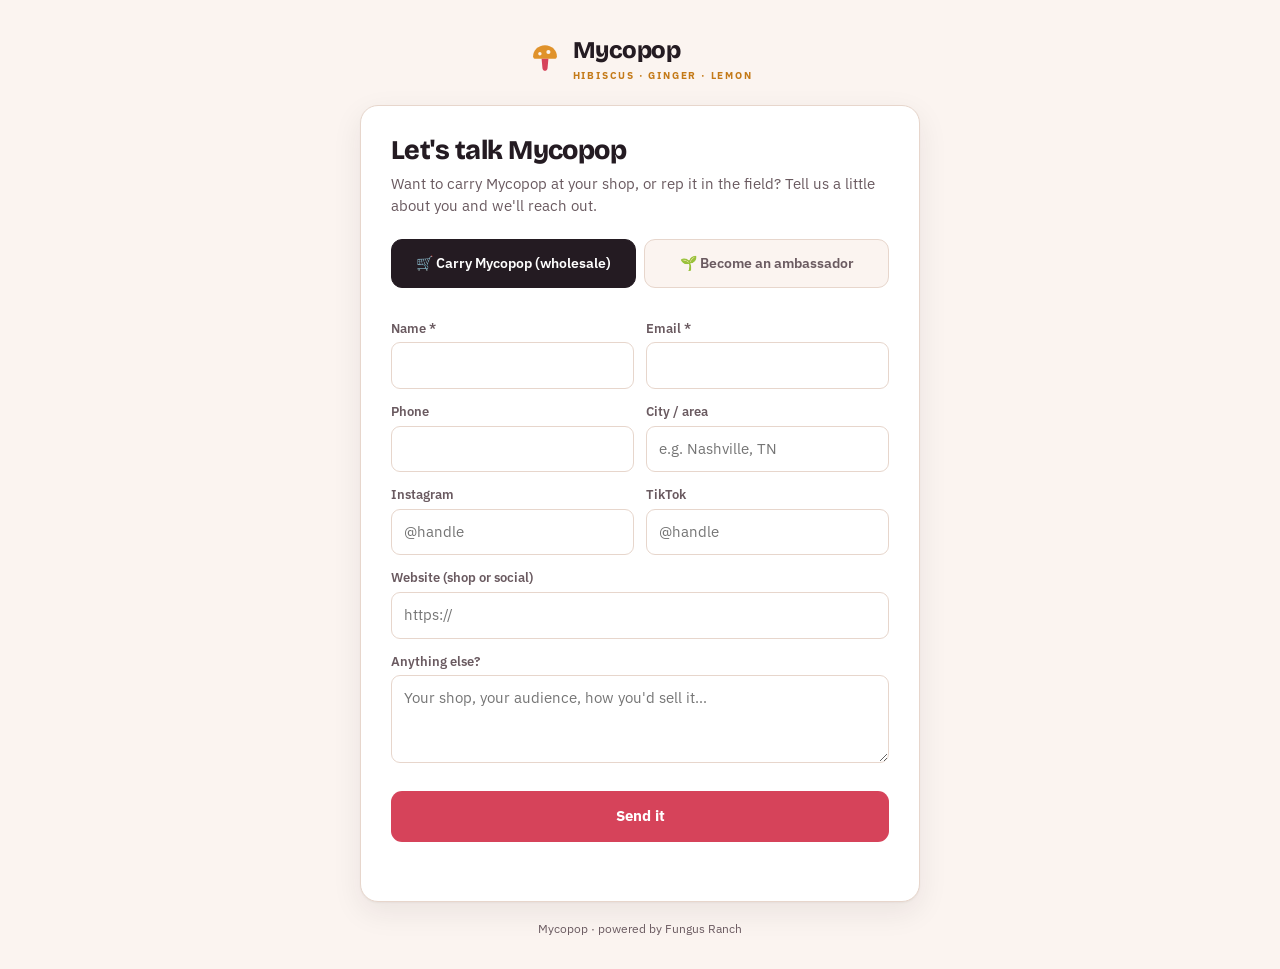
<file: contact.html>
<!DOCTYPE html>
<html lang="en">
<head>
<meta charset="UTF-8">
<meta name="viewport" content="width=device-width, initial-scale=1.0">
<title>Mycopop — Get in touch</title>
<meta name="description" content="Carry Mycopop at your shop, or join the field team. Tell us a little about you.">
<meta name="theme-color" content="#241B22">
<link rel="preconnect" href="https://fonts.googleapis.com">
<link rel="preconnect" href="https://fonts.gstatic.com" crossorigin>
<link href="https://fonts.googleapis.com/css2?family=Bricolage+Grotesque:opsz,wght@12..96,400;12..96,600;12..96,700;12..96,800&family=IBM+Plex+Sans:wght@400;500;600;700&display=swap" rel="stylesheet">
<style>
  :root{--blush:#FBF4F0;--blush-2:#F5E9E2;--ink:#241B22;--ink-2:#6A5A60;--line:#E7D6CC;--saffron:#E0922B;--saffron-d:#C47A18;--berry:#D6435A;--berry-d:#B63249;--myc:#5F8A6B;--myc-d:#4A7256;--card:#FFFFFF;--shadow:0 1px 2px rgba(36,27,34,.04),0 10px 30px rgba(36,27,34,.08)}
  *{box-sizing:border-box;margin:0;padding:0}
  body{font-family:'IBM Plex Sans',system-ui,sans-serif;background:var(--blush);color:var(--ink);line-height:1.5;-webkit-font-smoothing:antialiased;min-height:100vh;padding:32px 18px}
  .wrap{max-width:560px;margin:0 auto}
  .brand{display:flex;align-items:center;gap:11px;justify-content:center;margin-bottom:22px}
  .brand b{font-family:'Bricolage Grotesque';font-weight:800;font-size:24px;letter-spacing:-.02em}
  .brand small{display:block;font-size:10px;letter-spacing:.18em;text-transform:uppercase;color:var(--saffron-d);font-weight:700}
  .card{background:var(--card);border:1px solid var(--line);border-radius:18px;box-shadow:var(--shadow);padding:30px}
  h1{font-family:'Bricolage Grotesque';font-weight:800;font-size:27px;letter-spacing:-.02em;line-height:1.08}
  .lede{color:var(--ink-2);font-size:14.5px;margin:8px 0 22px}
  .seg{display:grid;grid-template-columns:1fr 1fr;gap:8px;margin-bottom:18px}
  .seg button{border:1px solid var(--line);background:var(--blush);color:var(--ink-2);padding:13px;border-radius:11px;font:inherit;font-weight:600;font-size:14px;cursor:pointer;transition:.12s}
  .seg button.on{background:var(--ink);color:#fff;border-color:var(--ink)}
  label{display:block;font-size:12.5px;color:var(--ink-2);font-weight:600;margin:13px 0 5px}
  input,textarea{width:100%;border:1px solid var(--line);border-radius:9px;padding:11px 12px;font:inherit;font-size:15px;background:var(--card);color:var(--ink)}
  input:focus,textarea:focus{outline:0;border-color:var(--saffron);box-shadow:0 0 0 3px rgba(224,146,43,.15)}
  textarea{min-height:88px;resize:vertical}
  .row{display:grid;grid-template-columns:1fr 1fr;gap:12px}
  .hp{position:absolute;left:-9999px;width:1px;height:1px;overflow:hidden}
  .submit{width:100%;margin-top:22px;background:var(--berry);color:#fff;border:0;border-radius:11px;padding:14px;font:inherit;font-weight:700;font-size:15px;cursor:pointer;transition:.12s}
  .submit:hover{background:var(--berry-d)}
  .submit:disabled{opacity:.6;cursor:default}
  .msg{margin-top:14px;font-size:13.5px;min-height:1.1em;text-align:center}
  .foot{text-align:center;color:var(--ink-2);font-size:11.5px;margin-top:18px}
  .done{text-align:center;padding:18px 0}
  .done .big{font-family:'Bricolage Grotesque';font-weight:800;font-size:24px;margin-bottom:6px}
  @media(max-width:480px){.row{grid-template-columns:1fr}.card{padding:22px}}
</style>
</head>
<body>
  <div class="wrap">
    <div class="brand">
      <svg width="34" height="34" viewBox="0 0 40 40" fill="none"><path d="M20 5C12 5 6 11 6 18c0 2 1 3 3 3h22c2 0 3-1 3-3 0-7-6-13-14-13z" fill="#E0922B"/><circle cx="14" cy="15" r="2" fill="#FBF4F0"/><circle cx="24" cy="13" r="2.4" fill="#FBF4F0"/><path d="M16 21h8l-1 11c0 2-2 3-3 3s-3-1-3-3l-1-11z" fill="#D6435A"/></svg>
      <div><b>Mycopop</b><small>Hibiscus · Ginger · Lemon</small></div>
    </div>
    <div class="card" id="card">
      <h1>Let's talk Mycopop</h1>
      <p class="lede">Want to carry Mycopop at your shop, or rep it in the field? Tell us a little about you and we'll reach out.</p>
      <form id="form">
        <div class="seg" id="seg">
          <button type="button" data-i="wholesale" class="on">🛒 Carry Mycopop (wholesale)</button>
          <button type="button" data-i="ambassador">🌱 Become an ambassador</button>
        </div>
        <div class="row">
          <div><label>Name *</label><input id="name" required></div>
          <div><label>Email *</label><input id="email" type="email" required></div>
        </div>
        <div class="row">
          <div><label>Phone</label><input id="phone" type="tel"></div>
          <div><label>City / area</label><input id="location" placeholder="e.g. Nashville, TN"></div>
        </div>
        <div class="row">
          <div><label>Instagram</label><input id="instagram" placeholder="@handle"></div>
          <div><label>TikTok</label><input id="tiktok" placeholder="@handle"></div>
        </div>
        <label>Website (shop or social)</label><input id="website" placeholder="https://">
        <label>Anything else?</label><textarea id="message" placeholder="Your shop, your audience, how you'd sell it…"></textarea>
        <input class="hp" id="company" tabindex="-1" autocomplete="off" aria-hidden="true" placeholder="Company">
        <button type="submit" class="submit" id="submit">Send it</button>
        <p class="msg" id="msg"></p>
      </form>
    </div>
    <p class="foot">Mycopop · powered by Fungus Ranch</p>
  </div>

<script>
  const ENDPOINT = "https://submitinquiry-edigoxxmza-uc.a.run.app";
  let interest = "wholesale";
  const $ = (id) => document.getElementById(id);
  $("seg").addEventListener("click", (e) => {
    const b = e.target.closest("button[data-i]"); if (!b) return;
    interest = b.dataset.i;
    [...$("seg").children].forEach(x => x.classList.toggle("on", x === b));
  });
  $("form").addEventListener("submit", async (e) => {
    e.preventDefault();
    const msg = $("msg"); msg.style.color = "#6A5A60";
    const name = $("name").value.trim(), email = $("email").value.trim();
    if (!name || !/^[^@\s]+@[^@\s]+\.[^@\s]+$/.test(email)) { msg.style.color = "#B63249"; msg.textContent = "Please add your name and a valid email."; return; }
    $("submit").disabled = true; $("submit").textContent = "Sending…"; msg.textContent = "";
    try {
      const r = await fetch(ENDPOINT, {
        method: "POST", headers: { "Content-Type": "application/json" },
        body: JSON.stringify({
          interest, name, email,
          phone: $("phone").value.trim(), location: $("location").value.trim(),
          instagram: $("instagram").value.trim(), tiktok: $("tiktok").value.trim(),
          website: $("website").value.trim(), message: $("message").value.trim(),
          company: $("company").value,
        }),
      });
      const j = await r.json().catch(() => ({}));
      if (!r.ok || !j.ok) throw new Error(j.error || "Something went wrong. Please try again.");
      $("card").innerHTML = `<div class="done"><div class="big">Thanks, ${name.split(" ")[0]}! 🍄</div><p class="lede">We got it — someone from Mycopop will reach out soon. Keep an eye on your inbox.</p></div>`;
    } catch (err) {
      $("submit").disabled = false; $("submit").textContent = "Send it";
      msg.style.color = "#B63249"; msg.textContent = err.message;
    }
  });
</script>
</body>
</html>
</file>
